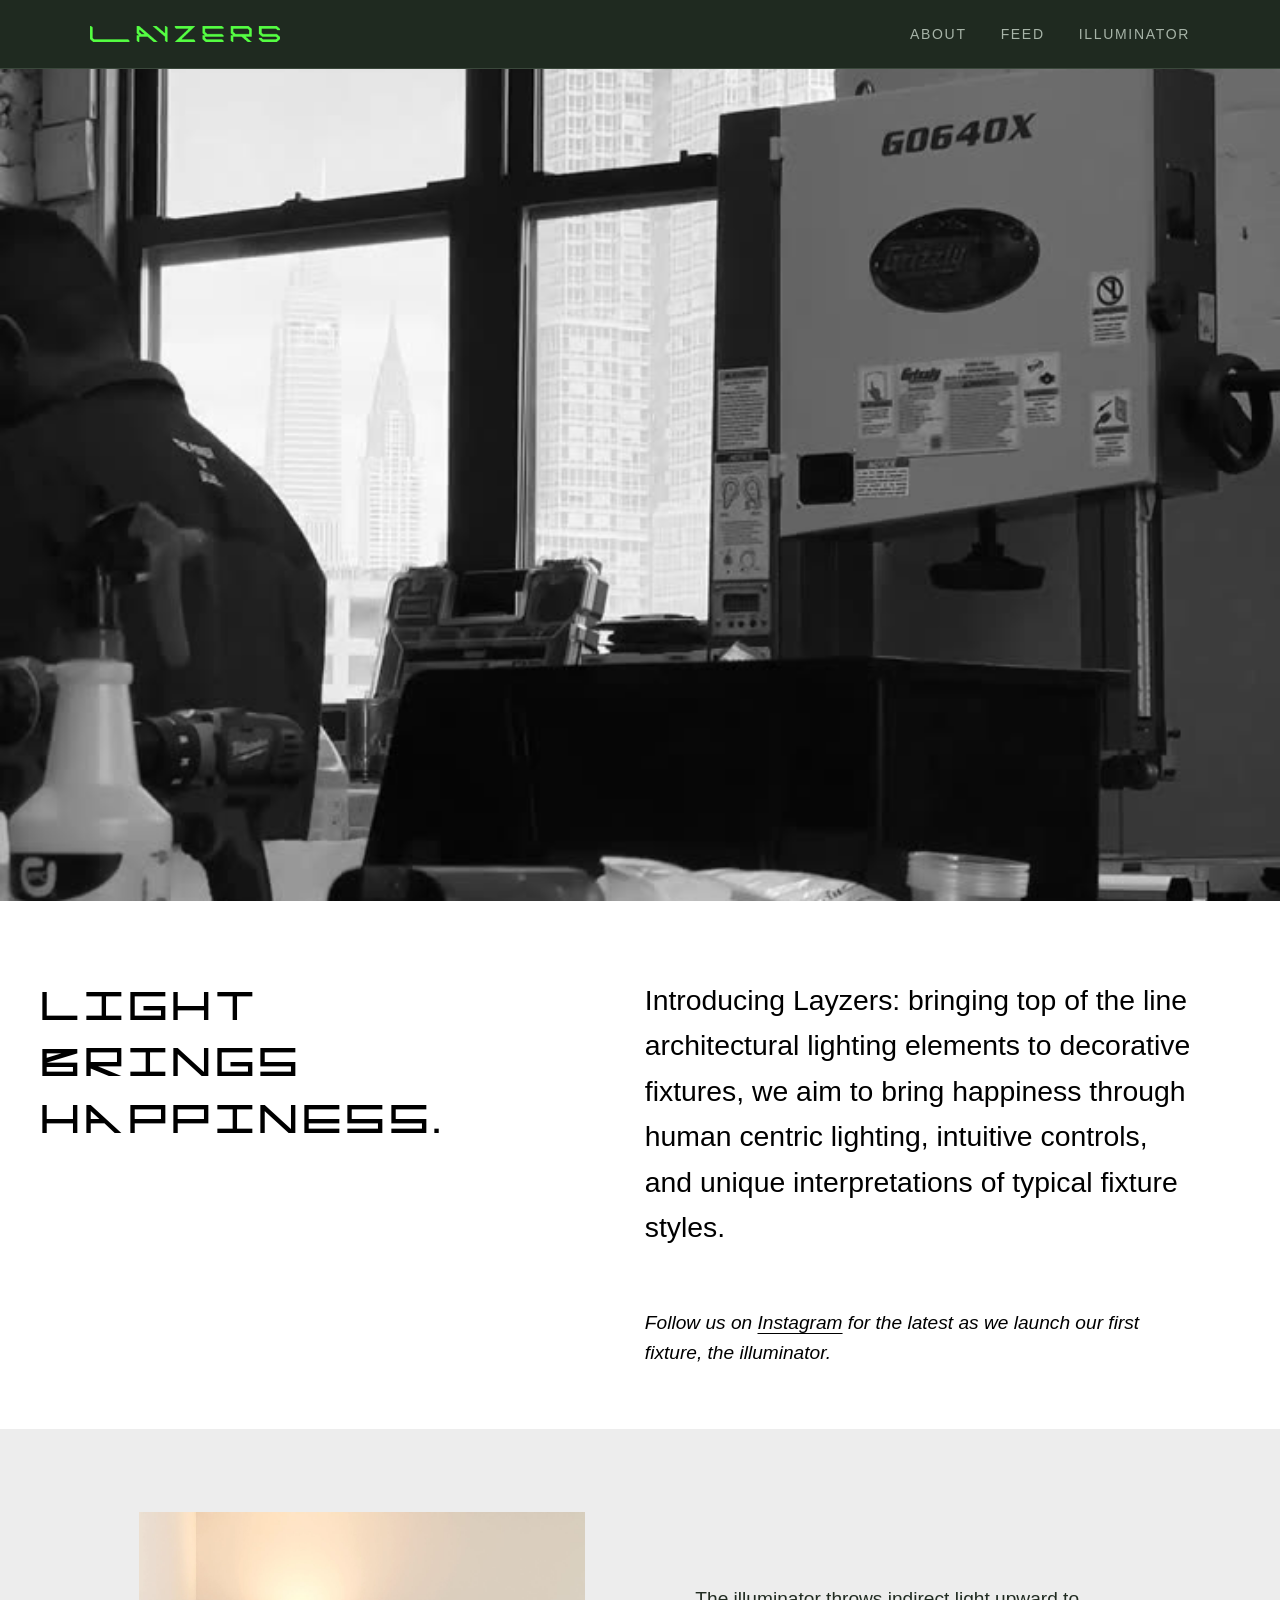
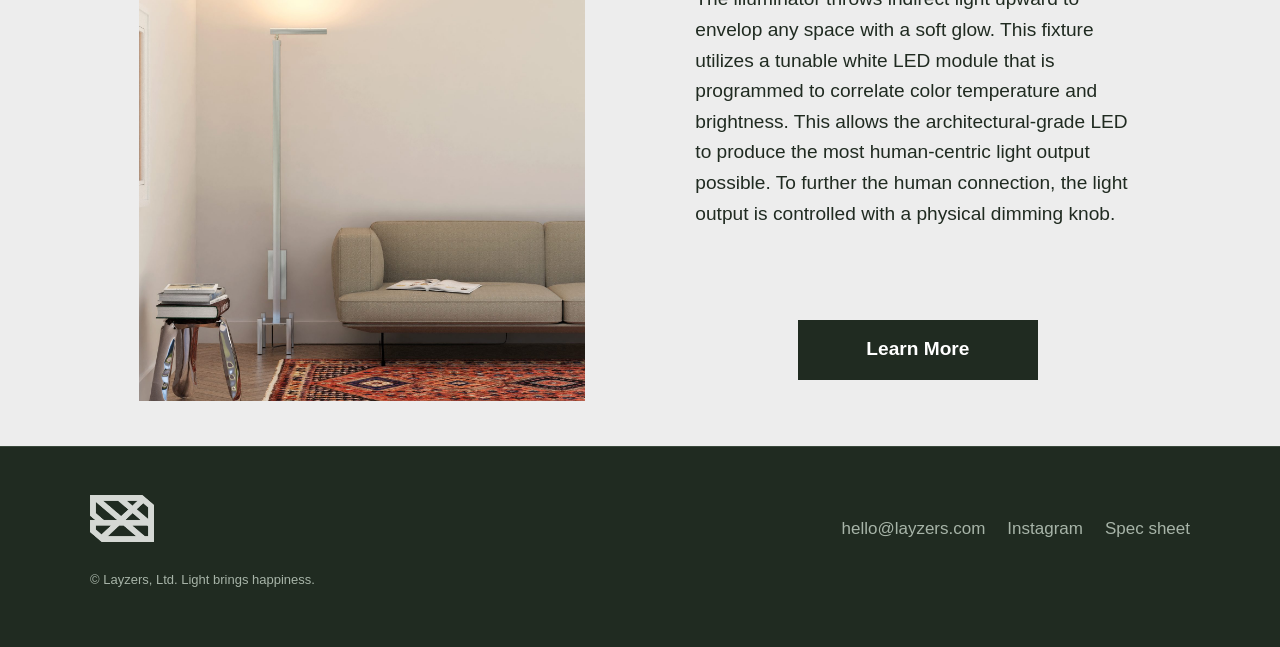
<file: index.html>
<!doctype html>
<html lang="en">
<head>
<meta charset="utf-8">
<meta name="viewport" content="width=device-width, initial-scale=1">
<title>Layzers</title>
<meta name="description" content="Layzers brings top of the line architectural lighting elements to decorative fixtures: human centric lighting, intuitive controls, and unique interpretations of typical fixture styles.">
<meta property="og:title" content="Layzers">
<meta property="og:description" content="Layzers brings top of the line architectural lighting elements to decorative fixtures: human centric lighting, intuitive controls, and unique interpretations of typical fixture styles.">
<meta property="og:image" content="https://www.layzers.com/img/og.jpg">
<meta property="og:type" content="website">
<meta name="twitter:card" content="summary_large_image">
<meta name="theme-color" content="#202b21">
<link rel="icon" type="image/png" href="img/favicon.png">
<link rel="apple-touch-icon" href="img/apple-touch-icon.png">
<link rel="preload" href="fonts/Layzers.otf" as="font" type="font/otf" crossorigin>
<link rel="stylesheet" href="style.css?v=5">
</head>
<body>
<header class="site-header">
  <div class="wrap">
    <a class="logo" href="index.html" aria-label="Layzers home"><img src="img/logo.png" alt="Layzers" width="1200" height="100"></a>
    <nav class="nav" aria-label="Main"><a href="about.html">About</a><a href="feed.html">Feed</a><a href="illuminator.html">Illuminator</a></nav>
  </div>
</header>
<main>

<div class="hero-video">
  <video autoplay muted loop playsinline preload="auto" poster="img/process-reel-poster.jpg" aria-label="Making the illuminator in the Brooklyn shop">
    <source src="video/process-reel.mp4" type="video/mp4">
  </video>
</div>
<section class="sq-intro">
  <div class="sq-wrap">
    <h1 class="sq-h">Light brings happiness.</h1>
    <div>
      <p class="sq-lede">Introducing Layzers: bringing top of the line architectural lighting elements to decorative fixtures, we aim to bring happiness through human centric lighting, intuitive controls, and unique interpretations of typical fixture styles.</p>
      <p class="sq-note"><em>Follow us on <a href="https://www.instagram.com/layzers/" rel="noopener">Instagram</a> for the latest as we launch our first fixture, the illuminator.</em></p>
    </div>
  </div>
</section>

<section class="sq-feature">
  <div class="sq-wrap">
    <img src="img/interior.jpg" alt="The illuminator floor lamp casting a warm upward glow in a living room" width="1800" height="1800" loading="lazy">
    <div class="sq-copy">
      <p>The illuminator throws indirect light upward to envelop any space with a soft glow. This fixture utilizes a tunable white LED module that is programmed to correlate color temperature and brightness. This allows the architectural-grade LED to produce the most human-centric light output possible. To further the human connection, the light output is controlled with a physical dimming knob.</p>
      <a class="sq-btn" href="illuminator.html">Learn More</a>
    </div>
  </div>
</section>

</main>
<footer class="site-footer">
  <div class="wrap">
    <img src="img/icon-light.png" alt="" width="240" height="178">
    <div class="footer-links">
      <a href="mailto:hello@layzers.com">hello@layzers.com</a>
      <a href="https://www.instagram.com/layzers/" rel="noopener">Instagram</a>
      <a href="s/Layzers-Illuminator-Spec-Sheet.pdf">Spec sheet</a>
    </div>
    <p class="copyright">© Layzers, Ltd. Light brings happiness.</p>
  </div>
</footer>
</body>
</html>
</file>
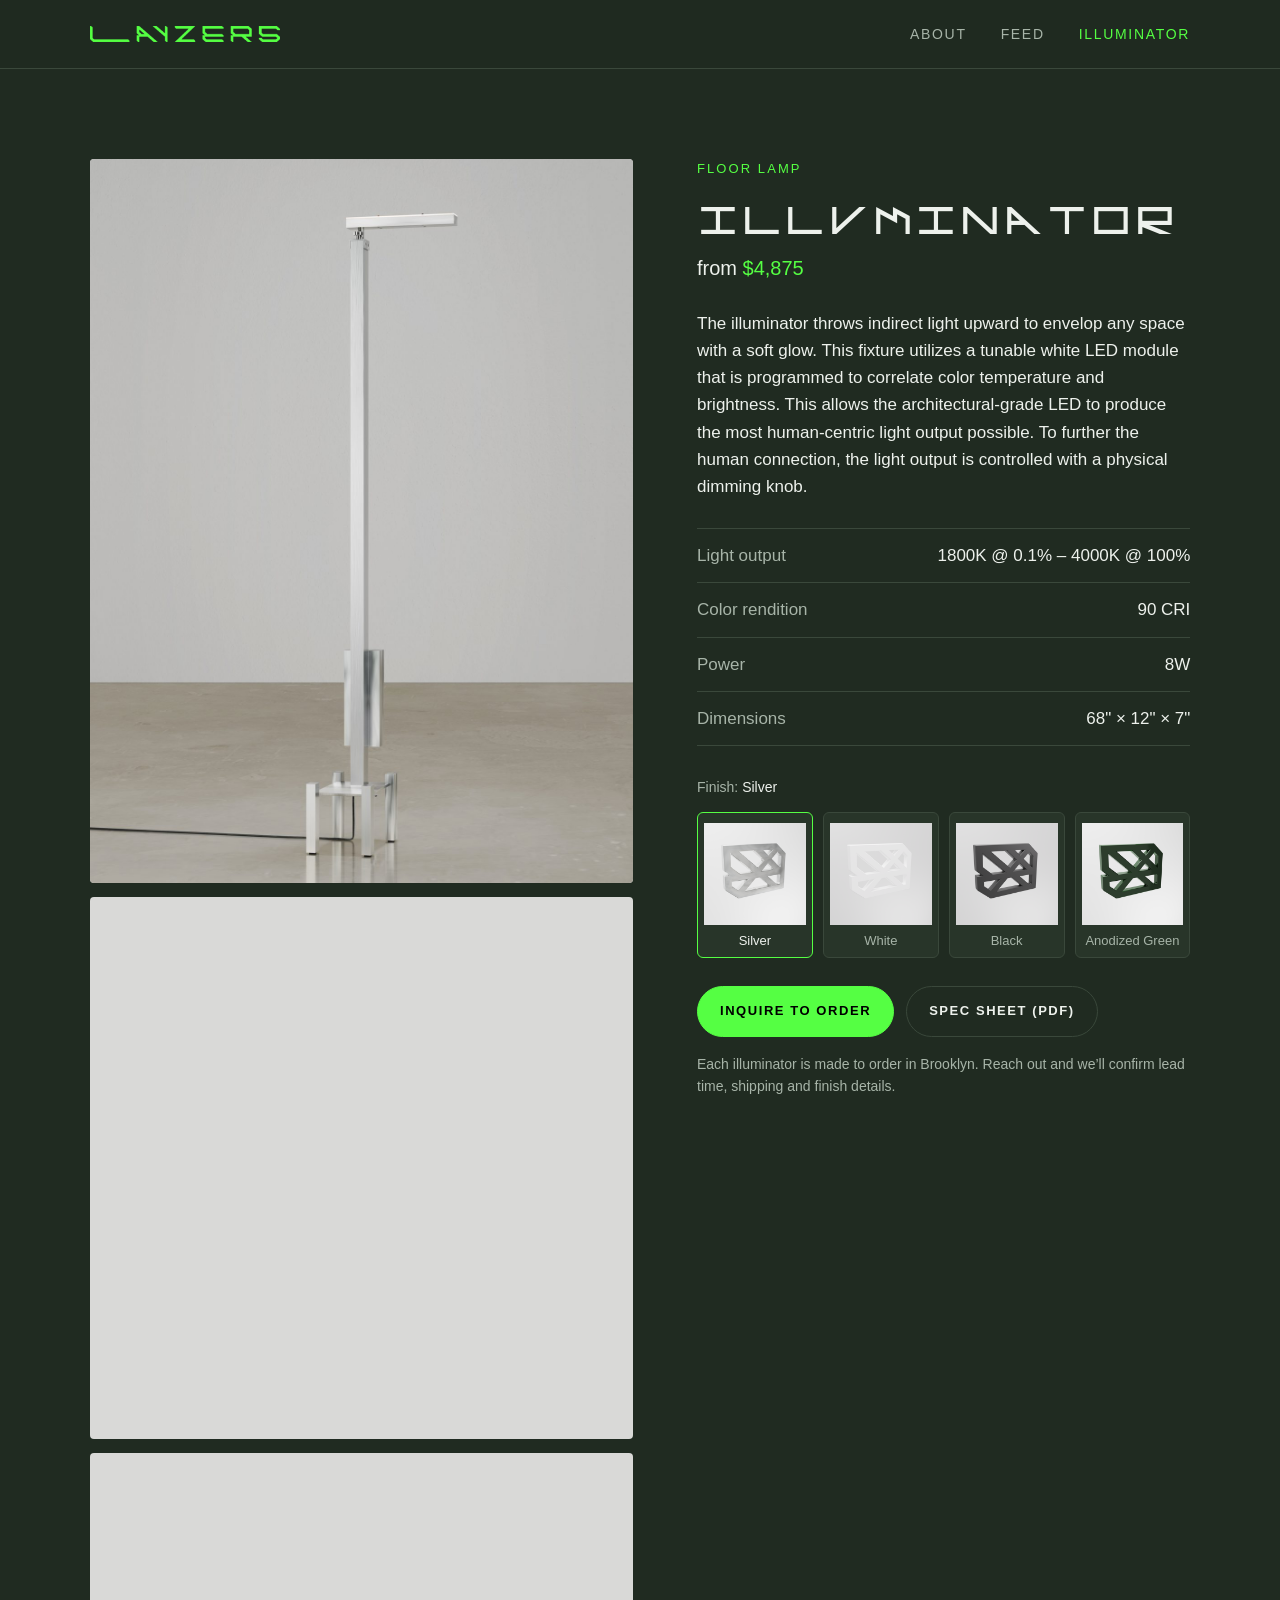
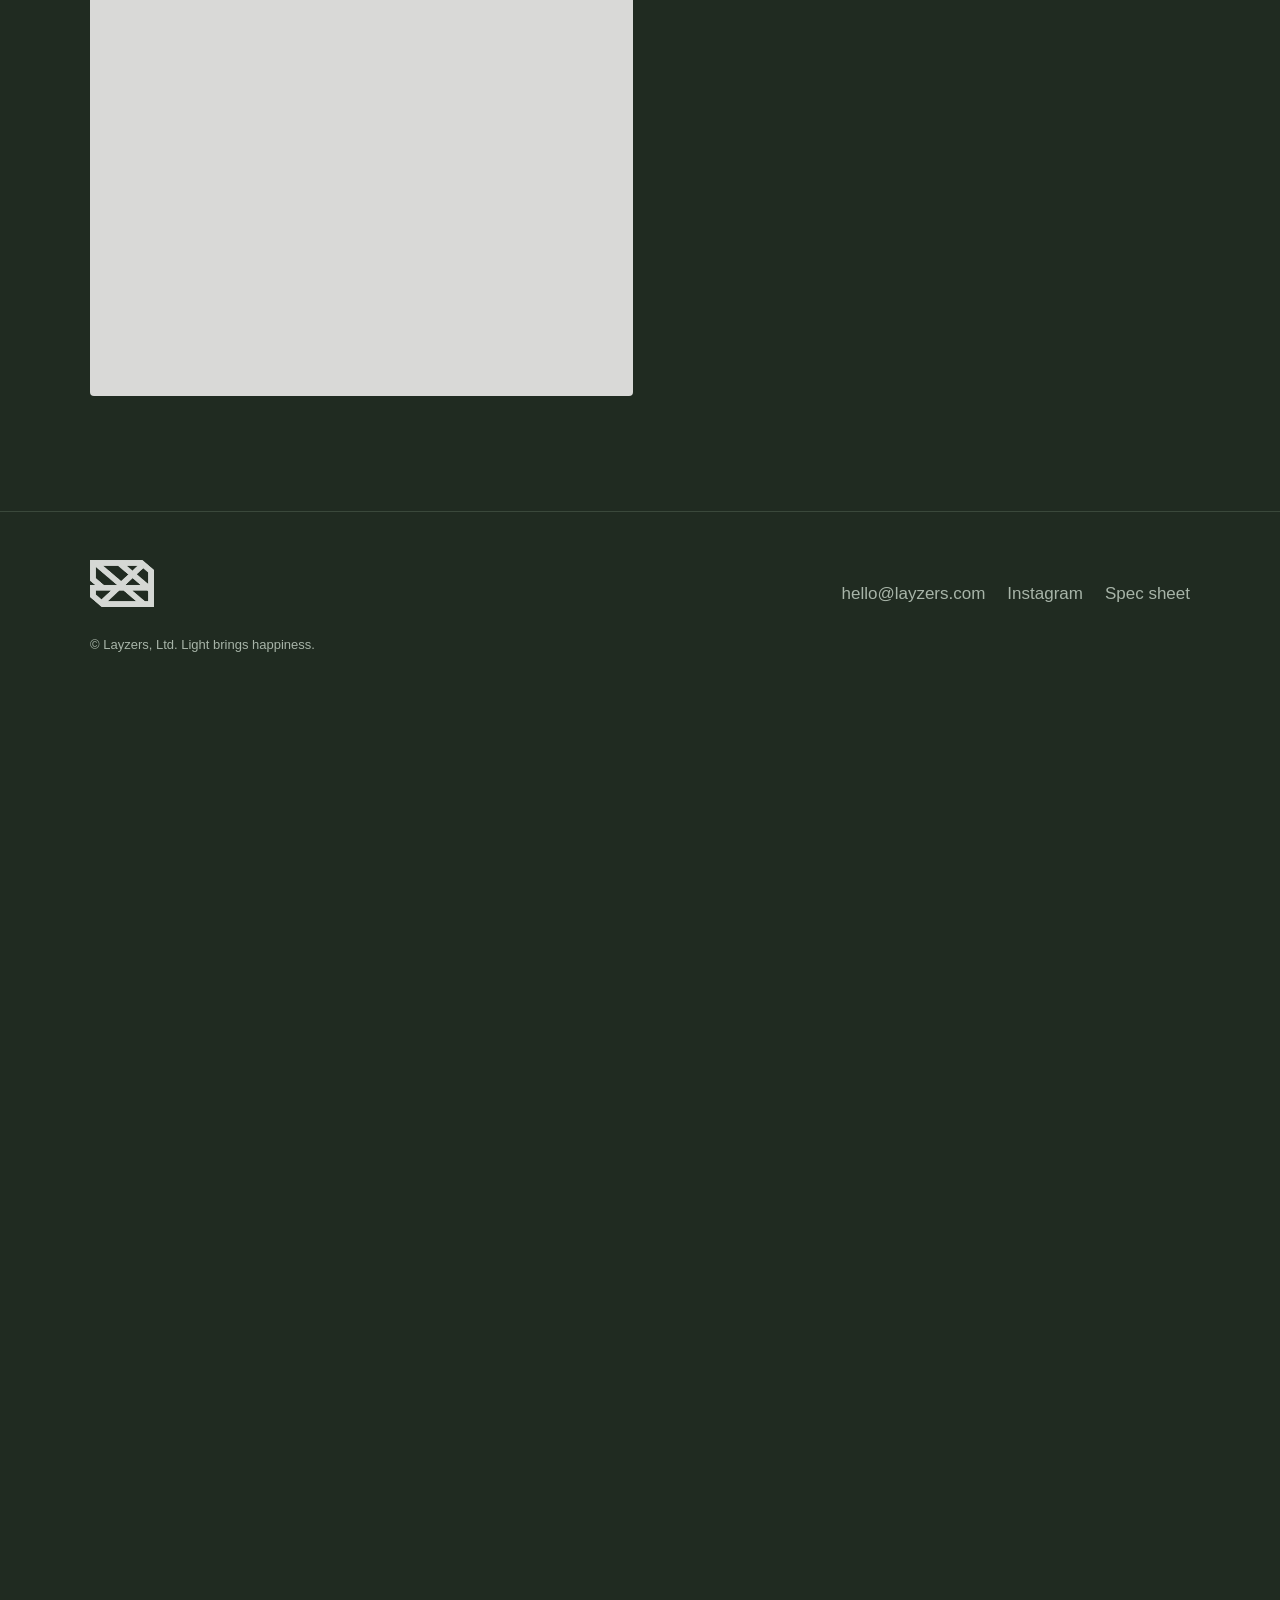
<file: cart/index.html>
<!doctype html><meta charset="utf-8"><title>Layzers</title><meta http-equiv="refresh" content="0; url=/illuminator.html"><link rel="canonical" href="/illuminator.html"><a href="/illuminator.html">Continue</a>
</file>
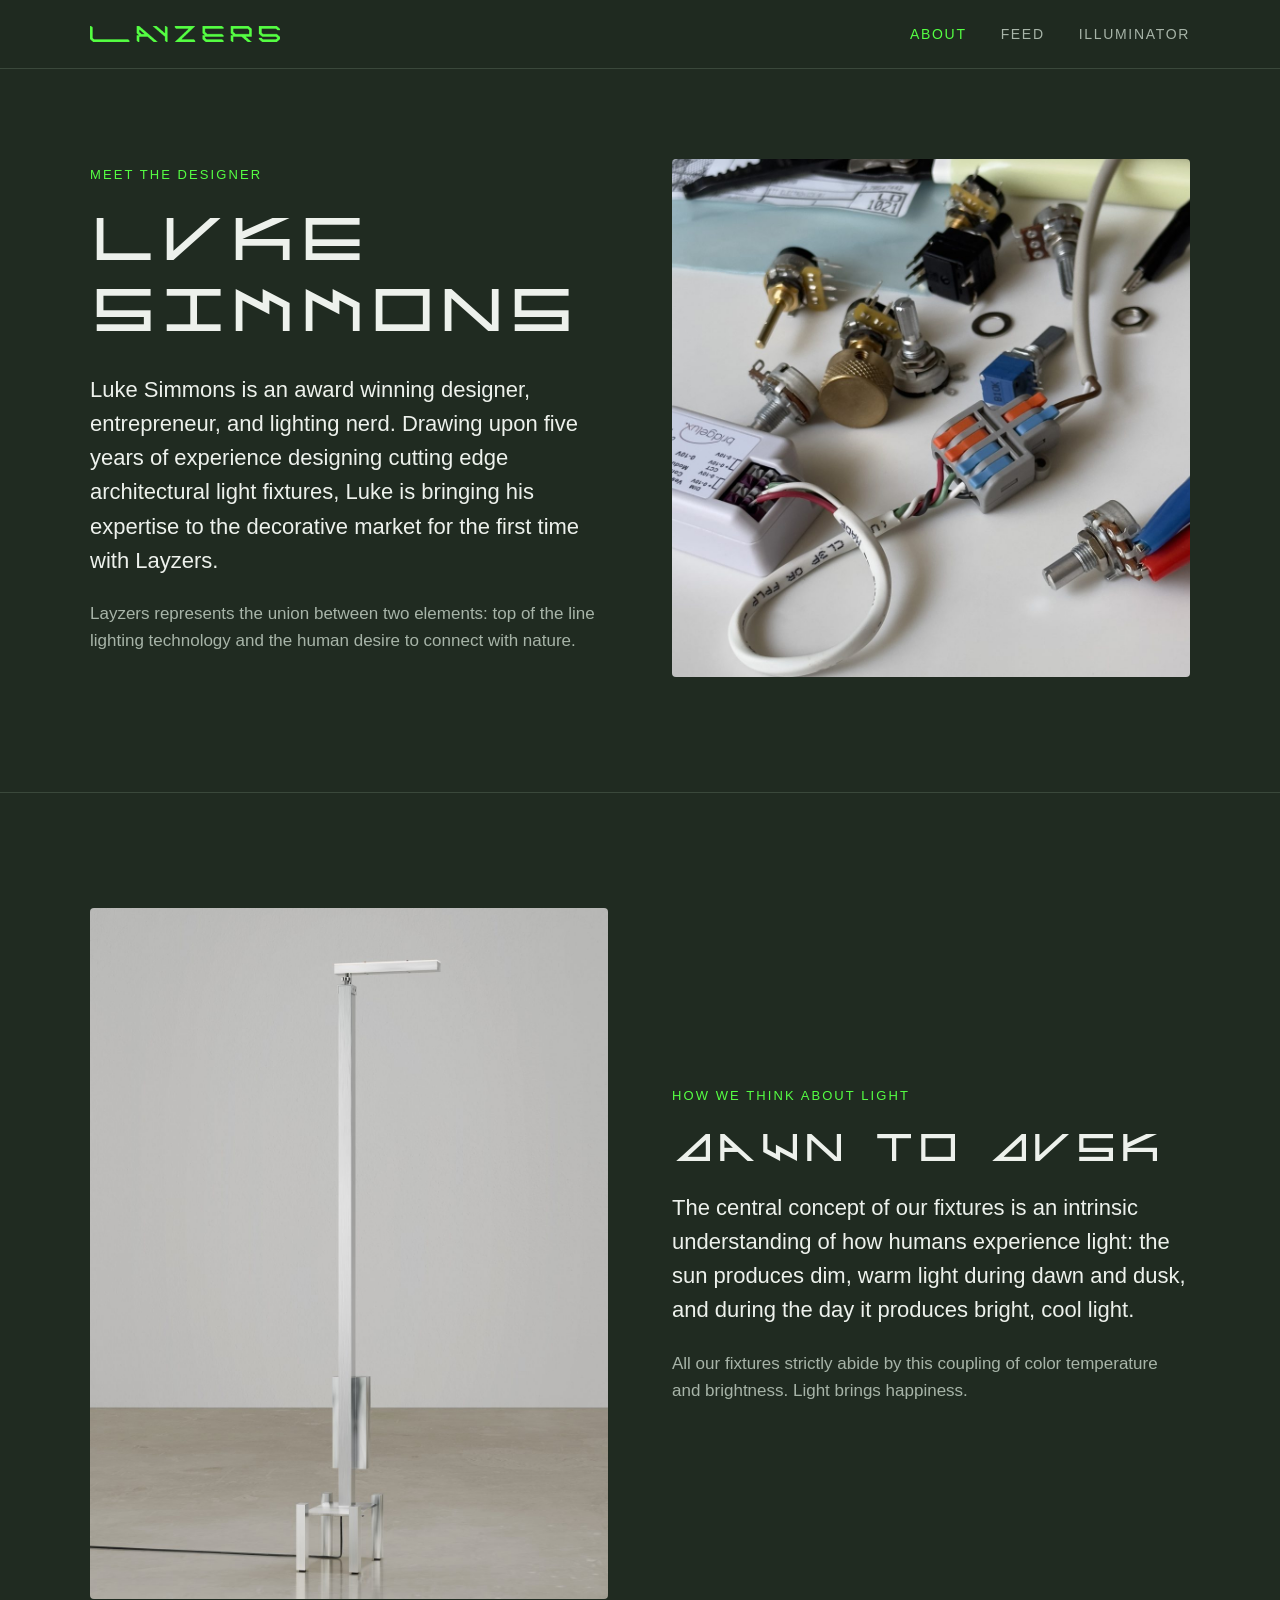
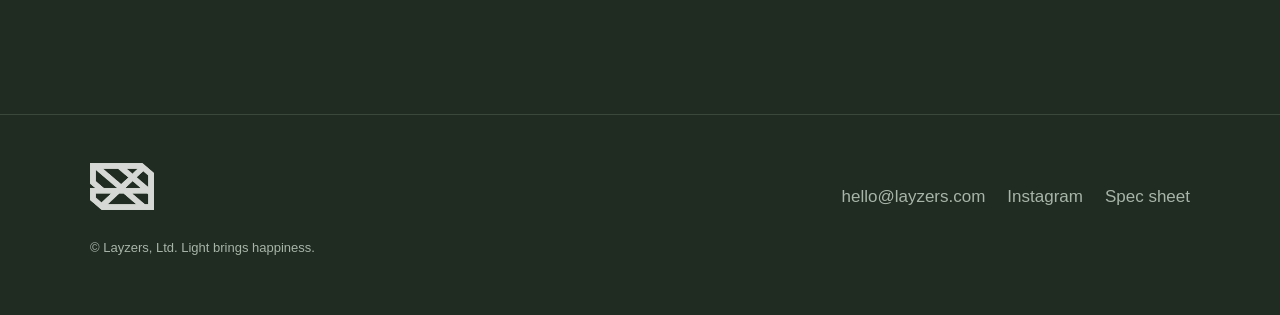
<file: about.html>
<!doctype html>
<html lang="en">
<head>
<meta charset="utf-8">
<meta name="viewport" content="width=device-width, initial-scale=1">
<title>About — Layzers</title>
<meta name="description" content="Meet the designer behind Layzers.">
<meta property="og:title" content="About — Layzers">
<meta property="og:description" content="Meet the designer behind Layzers.">
<meta property="og:image" content="https://www.layzers.com/img/og.jpg">
<meta property="og:type" content="website">
<meta name="twitter:card" content="summary_large_image">
<meta name="theme-color" content="#202b21">
<link rel="icon" type="image/png" href="img/favicon.png">
<link rel="apple-touch-icon" href="img/apple-touch-icon.png">
<link rel="preload" href="fonts/Layzers.otf" as="font" type="font/otf" crossorigin>
<link rel="stylesheet" href="style.css?v=5">
</head>
<body>
<header class="site-header">
  <div class="wrap">
    <a class="logo" href="index.html" aria-label="Layzers home"><img src="img/logo.png" alt="Layzers" width="1200" height="100"></a>
    <nav class="nav" aria-label="Main"><a href="about.html" aria-current="page">About</a><a href="feed.html">Feed</a><a href="illuminator.html">Illuminator</a></nav>
  </div>
</header>
<main>

<section class="hero">
  <div class="wrap split">
    <div>
      <p class="eyebrow">Meet the designer</p>
      <h1 class="about-name">Luke Simmons</h1>
      <p class="lede" style="margin-top:24px">Luke Simmons is an award winning designer, entrepreneur, and lighting nerd. Drawing upon five years of experience designing cutting edge architectural light fixtures, Luke is bringing his expertise to the decorative market for the first time with Layzers.</p>
      <p class="muted">Layzers represents the union between two elements: top of the line lighting technology and the human desire to connect with nature.</p>
    </div>
    <img src="img/feed-parts.jpg" alt="Dimming knobs, potentiometers and wiring laid out on the assembly table" width="1100" height="1100">
  </div>
</section>

<section>
  <div class="wrap split flip">
    <img src="img/illuminator-silver.jpg" alt="The illuminator floor lamp in silver" width="1200" height="1600" loading="lazy">
    <div>
      <p class="eyebrow">How we think about light</p>
      <h2>Dawn to dusk</h2>
      <p class="lede" style="margin-top:22px">The central concept of our fixtures is an intrinsic understanding of how humans experience light: the sun produces dim, warm light during dawn and dusk, and during the day it produces bright, cool light.</p>
      <p class="muted">All our fixtures strictly abide by this coupling of color temperature and brightness. Light brings happiness.</p>
    </div>
  </div>
</section>

</main>
<footer class="site-footer">
  <div class="wrap">
    <img src="img/icon-light.png" alt="" width="240" height="178">
    <div class="footer-links">
      <a href="mailto:hello@layzers.com">hello@layzers.com</a>
      <a href="https://www.instagram.com/layzers/" rel="noopener">Instagram</a>
      <a href="s/Layzers-Illuminator-Spec-Sheet.pdf">Spec sheet</a>
    </div>
    <p class="copyright">© Layzers, Ltd. Light brings happiness.</p>
  </div>
</footer>
</body>
</html>
</file>
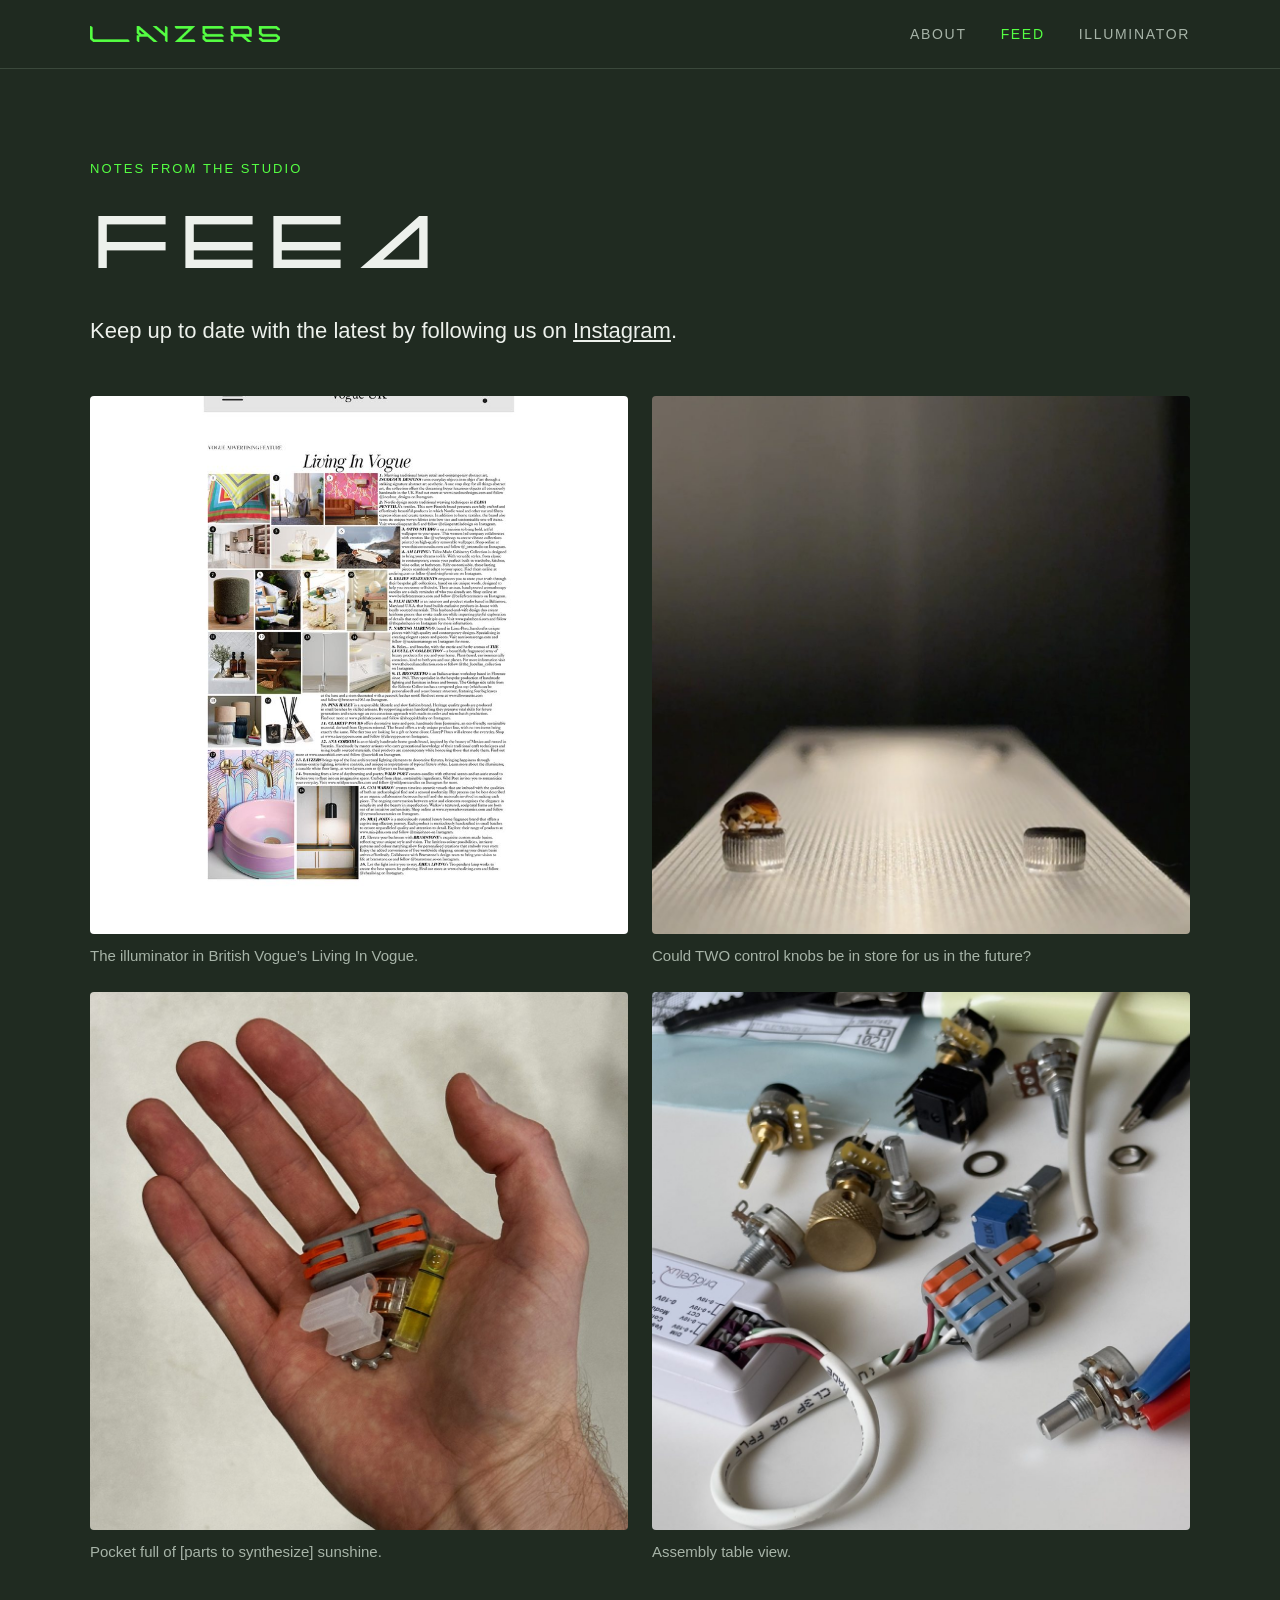
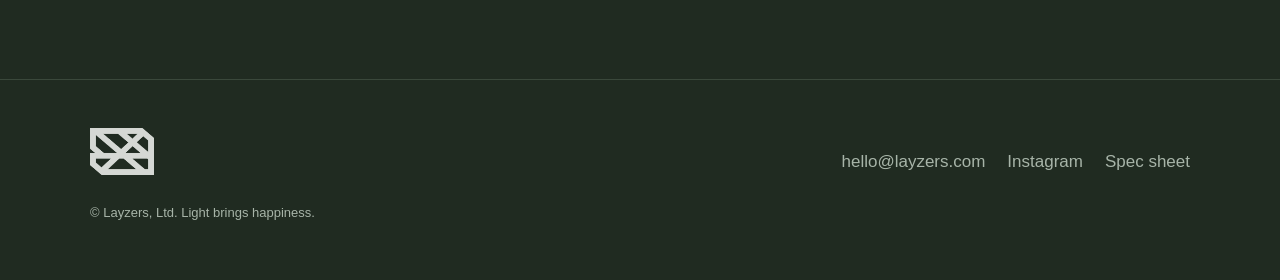
<file: feed.html>
<!doctype html>
<html lang="en">
<head>
<meta charset="utf-8">
<meta name="viewport" content="width=device-width, initial-scale=1">
<title>Feed — Layzers</title>
<meta name="description" content="Keep up to date with the latest from Layzers.">
<meta property="og:title" content="Feed — Layzers">
<meta property="og:description" content="Keep up to date with the latest from Layzers.">
<meta property="og:image" content="https://www.layzers.com/img/og.jpg">
<meta property="og:type" content="website">
<meta name="twitter:card" content="summary_large_image">
<meta name="theme-color" content="#202b21">
<link rel="icon" type="image/png" href="img/favicon.png">
<link rel="apple-touch-icon" href="img/apple-touch-icon.png">
<link rel="preload" href="fonts/Layzers.otf" as="font" type="font/otf" crossorigin>
<link rel="stylesheet" href="style.css?v=5">
</head>
<body>
<header class="site-header">
  <div class="wrap">
    <a class="logo" href="index.html" aria-label="Layzers home"><img src="img/logo.png" alt="Layzers" width="1200" height="100"></a>
    <nav class="nav" aria-label="Main"><a href="about.html">About</a><a href="feed.html" aria-current="page">Feed</a><a href="illuminator.html">Illuminator</a></nav>
  </div>
</header>
<main>

<section class="hero">
  <div class="wrap">
    <p class="eyebrow">Notes from the studio</p>
    <h1 style="font-size:clamp(40px,7vw,84px)">Feed</h1>
    <p class="lede" style="margin:22px 0 48px">Keep up to date with the latest by following us on <a href="https://www.instagram.com/layzers/" rel="noopener">Instagram</a>.</p>
    <div class="feed">
    <figure><img src="img/feed-vogue.jpg" alt="Magazine page featuring the illuminator" width="1100" height="1100" loading="lazy"><figcaption>The illuminator in British Vogue’s Living In Vogue.</figcaption></figure>
    <figure><img src="img/feed-knobs.jpg" alt="Two control knobs on the illuminator head" width="1100" height="1100" loading="lazy"><figcaption>Could TWO control knobs be in store for us in the future?</figcaption></figure>
    <figure><img src="img/feed-pocket.jpg" alt="A hand holding small electrical components" width="1100" height="1100" loading="lazy"><figcaption>Pocket full of [parts to synthesize] sunshine.</figcaption></figure>
    <figure><img src="img/feed-parts.jpg" alt="Electrical parts on the assembly table" width="1100" height="1100" loading="lazy"><figcaption>Assembly table view.</figcaption></figure>
    </div>
  </div>
</section>

</main>
<footer class="site-footer">
  <div class="wrap">
    <img src="img/icon-light.png" alt="" width="240" height="178">
    <div class="footer-links">
      <a href="mailto:hello@layzers.com">hello@layzers.com</a>
      <a href="https://www.instagram.com/layzers/" rel="noopener">Instagram</a>
      <a href="s/Layzers-Illuminator-Spec-Sheet.pdf">Spec sheet</a>
    </div>
    <p class="copyright">© Layzers, Ltd. Light brings happiness.</p>
  </div>
</footer>
</body>
</html>
</file>
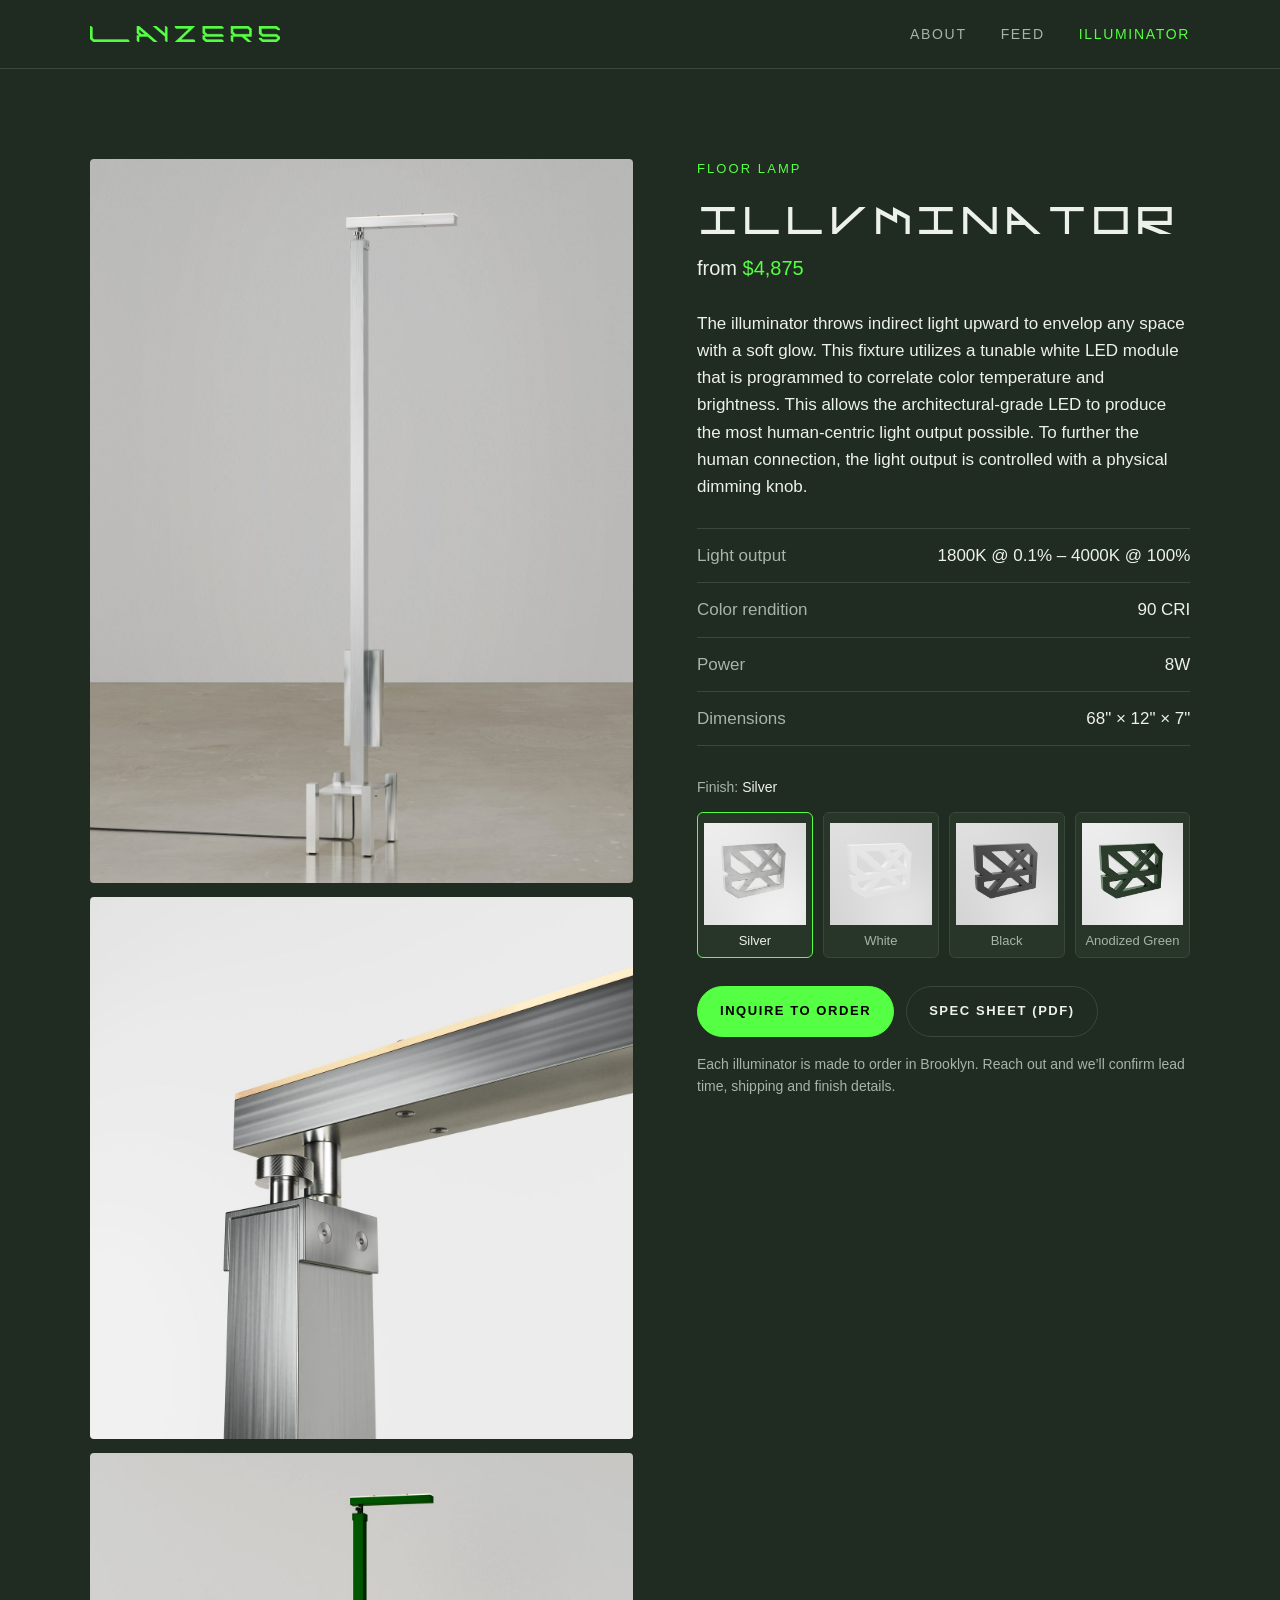
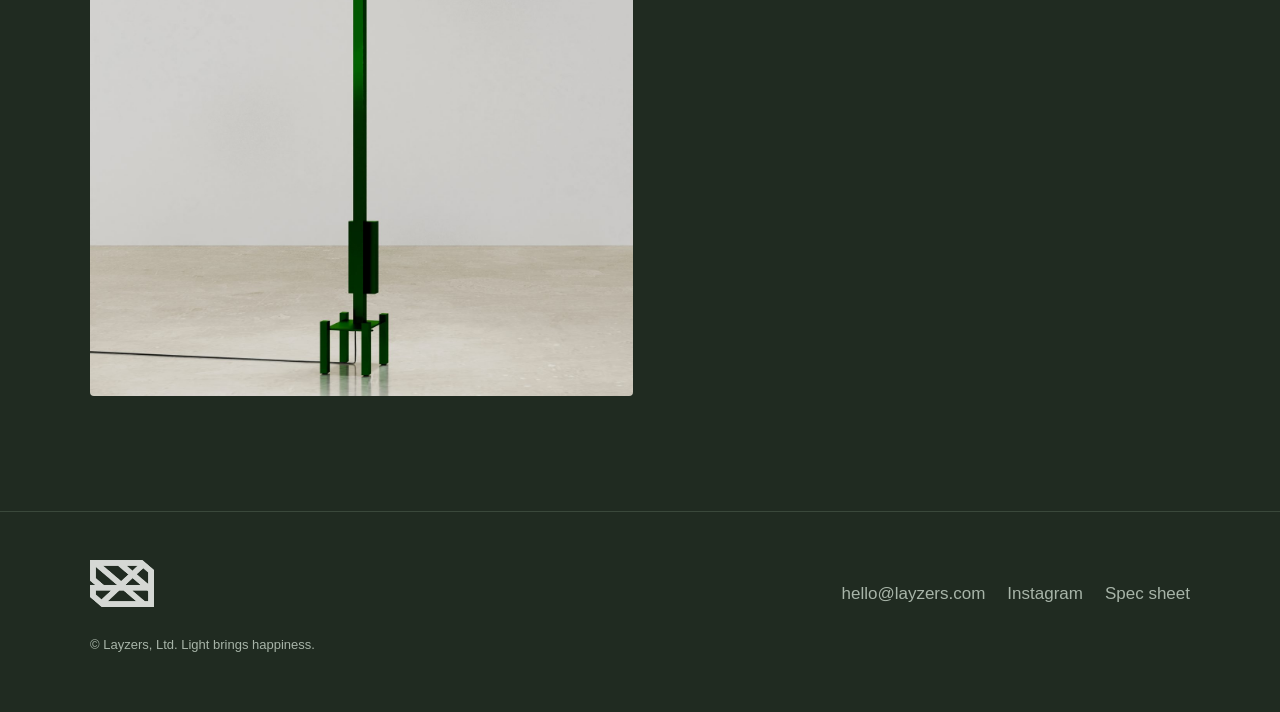
<file: illuminator.html>
<!doctype html>
<html lang="en">
<head>
<meta charset="utf-8">
<meta name="viewport" content="width=device-width, initial-scale=1">
<title>Illuminator — Layzers</title>
<meta name="description" content="The illuminator throws indirect light upward to envelop any space with a soft glow. This fixture utilizes a tunable white LED module that is programmed to correlate color temperature and brightness. This allows the architectural-grade LED to produce the most human-centric light output possible. To further the human connection, the light output is controlled with a physical dimming knob.">
<meta property="og:title" content="Illuminator — Layzers">
<meta property="og:description" content="The illuminator throws indirect light upward to envelop any space with a soft glow. This fixture utilizes a tunable white LED module that is programmed to correlate color temperature and brightness. This allows the architectural-grade LED to produce the most human-centric light output possible. To further the human connection, the light output is controlled with a physical dimming knob.">
<meta property="og:image" content="https://www.layzers.com/img/og.jpg">
<meta property="og:type" content="website">
<meta name="twitter:card" content="summary_large_image">
<meta name="theme-color" content="#202b21">
<link rel="icon" type="image/png" href="img/favicon.png">
<link rel="apple-touch-icon" href="img/apple-touch-icon.png">
<link rel="preload" href="fonts/Layzers.otf" as="font" type="font/otf" crossorigin>
<link rel="stylesheet" href="style.css?v=5">
</head>
<body>
<header class="site-header">
  <div class="wrap">
    <a class="logo" href="index.html" aria-label="Layzers home"><img src="img/logo.png" alt="Layzers" width="1200" height="100"></a>
    <nav class="nav" aria-label="Main"><a href="about.html">About</a><a href="feed.html">Feed</a><a href="illuminator.html" aria-current="page">Illuminator</a></nav>
  </div>
</header>
<main>

<section class="hero">
  <div class="wrap product">
    <div class="product-media">
      <img src="img/illuminator-silver.jpg" alt="The illuminator floor lamp in silver" width="1200" height="1600">
      <img src="img/head-detail.jpg" alt="Head and dimming knob detail" width="1400" height="1400" loading="lazy">
      <img src="img/illuminator-green.jpg" alt="The illuminator in anodized green" width="1400" height="1400" loading="lazy">
    </div>
    <div class="product-info">
      <p class="eyebrow">Floor lamp</p>
      <h1>Illuminator</h1>
      <p class="price">from <b>$4,875</b></p>
      <p>The illuminator throws indirect light upward to envelop any space with a soft glow. This fixture utilizes a tunable white LED module that is programmed to correlate color temperature and brightness. This allows the architectural-grade LED to produce the most human-centric light output possible. To further the human connection, the light output is controlled with a physical dimming knob.</p>
      <ul class="specs">
  <li><span>Light output</span><span>1800K @ 0.1% – 4000K @ 100%</span></li>
  <li><span>Color rendition</span><span>90 CRI</span></li>
  <li><span>Power</span><span>8W</span></li>
  <li><span>Dimensions</span><span>68" × 12" × 7"</span></li>
</ul>
      <p class="finish-label" style="margin-top:30px">Finish: <b id="finish-name">Silver</b></p>
      <div class="finishes" role="group" aria-label="Finish">
        <button class="finish" type="button" data-finish="Silver" aria-pressed="true"><img src="img/finish-silver.png" alt="" width="360" height="360">Silver</button>
        <button class="finish" type="button" data-finish="White" aria-pressed="false"><img src="img/finish-white.png" alt="" width="360" height="360">White</button>
        <button class="finish" type="button" data-finish="Black" aria-pressed="false"><img src="img/finish-black.png" alt="" width="360" height="360">Black</button>
        <button class="finish" type="button" data-finish="Anodized Green" aria-pressed="false"><img src="img/finish-green.png" alt="" width="360" height="360">Anodized Green</button>
      </div>
      <div class="btn-row">
        <a class="btn" id="order" href="mailto:hello@layzers.com?subject=Illuminator%20order%20%E2%80%94%20Silver">Inquire to order</a>
        <a class="btn ghost" href="s/Layzers-Illuminator-Spec-Sheet.pdf">Spec sheet (PDF)</a>
      </div>
      <p class="note">Each illuminator is made to order in Brooklyn. Reach out and we’ll confirm lead time, shipping and finish details.</p>
    </div>
  </div>
</section>
<script>
  (function () {
    var order = document.getElementById('order');
    var label = document.getElementById('finish-name');
    var btns = document.querySelectorAll('.finish');
    btns.forEach(function (b) {
      b.addEventListener('click', function () {
        btns.forEach(function (o) { o.setAttribute('aria-pressed', o === b ? 'true' : 'false'); });
        var f = b.dataset.finish;
        label.textContent = f;
        order.href = 'mailto:hello@layzers.com?subject=' + encodeURIComponent('Illuminator order — ' + f);
      });
    });
  })();
</script>

</main>
<footer class="site-footer">
  <div class="wrap">
    <img src="img/icon-light.png" alt="" width="240" height="178">
    <div class="footer-links">
      <a href="mailto:hello@layzers.com">hello@layzers.com</a>
      <a href="https://www.instagram.com/layzers/" rel="noopener">Instagram</a>
      <a href="s/Layzers-Illuminator-Spec-Sheet.pdf">Spec sheet</a>
    </div>
    <p class="copyright">© Layzers, Ltd. Light brings happiness.</p>
  </div>
</footer>
</body>
</html>
</file>
<file: style.css>
@font-face {
  font-family: "Layzers";
  src: url("fonts/Layzers.otf") format("opentype");
  font-display: swap;
}

:root {
  --bg: #202b21;
  --surface: #283529;
  --line: #3a483b;
  --text: #edf1ec;
  --muted: #a7b4a8;
  --accent: #55ff43;
  --max: 1180px;
  --gutter: clamp(16px, 4vw, 40px);
  --sans: -apple-system, BlinkMacSystemFont, "Helvetica Neue", Helvetica, Arial, sans-serif;
}

* { box-sizing: border-box; }
html { -webkit-text-size-adjust: 100%; }
body {
  margin: 0;
  background: var(--bg);
  color: var(--text);
  font: 17px/1.6 var(--sans);
  -webkit-font-smoothing: antialiased;
}
img { display: block; max-width: 100%; height: auto; }
a { color: inherit; }
::selection { background: var(--accent); color: #000; }

.wrap { max-width: var(--max); margin: 0 auto; padding: 0 var(--gutter); }

/* Header */
.site-header {
  position: sticky; top: 0; z-index: 10;
  background: rgba(32, 43, 33, .9);
  backdrop-filter: blur(10px);
  -webkit-backdrop-filter: blur(10px);
  border-bottom: 1px solid var(--line);
}
.site-header .wrap {
  display: flex; align-items: center; justify-content: space-between;
  gap: 24px; height: 68px;
}
.logo { flex-shrink: 0; }
.logo img { width: clamp(120px, 18vw, 190px); }
.nav { display: flex; gap: clamp(16px, 3vw, 34px); }
.nav a {
  font-size: 14px; font-weight: 500; letter-spacing: .12em; text-transform: uppercase;
  text-decoration: none; color: var(--muted);
  transition: color .15s;
}
.nav a:hover, .nav a[aria-current="page"] { color: var(--accent); }

/* Type */
h1, h2, h3, .display {
  overflow-wrap: break-word;
  font-family: "Layzers", var(--sans);
  font-weight: normal; text-transform: uppercase;
  letter-spacing: .04em; line-height: 1.05; margin: 0;
}
h1 { font-size: clamp(40px, 8vw, 96px); }
h2 { font-size: clamp(26px, 3.3vw, 44px); }
h3 { font-size: 20px; letter-spacing: .08em; }
p { margin: 0 0 1em; }
.lede { font-size: clamp(18px, 2.1vw, 22px); line-height: 1.55; max-width: 34em; }
.muted { color: var(--muted); }
.eyebrow {
  text-transform: uppercase; font-weight: 500;
  letter-spacing: .16em; font-size: 13px; color: var(--accent); margin-bottom: 18px;
}

/* Buttons */
.btn {
  display: inline-flex; align-items: center; gap: 10px;
  padding: 14px 22px; border: 1px solid var(--accent); border-radius: 999px;
  text-transform: uppercase; letter-spacing: .12em; font-size: 13px; font-weight: 600;
  text-decoration: none; color: #000; background: var(--accent);
  transition: background .15s, color .15s;
}
.btn:hover { background: transparent; color: var(--accent); }
.btn.ghost { background: transparent; color: var(--text); border-color: var(--line); }
.btn.ghost:hover { border-color: var(--accent); color: var(--accent); }
.btn-row { display: flex; flex-wrap: wrap; gap: 12px; margin-top: 28px; }

/* Sections */
section { padding: clamp(56px, 9vw, 120px) 0; }
section + section { border-top: 1px solid var(--line); }

.hero { padding-top: clamp(40px, 7vw, 90px); }
.hero h1 { margin-bottom: 28px; }
.hero h1 .glow { color: var(--accent); }
.hero-img { margin-top: clamp(36px, 6vw, 64px); border-radius: 4px; overflow: hidden; }

.split {
  display: grid; gap: clamp(28px, 5vw, 72px);
  grid-template-columns: minmax(0, 1fr) minmax(0, 1fr); align-items: center;
}
.split img { border-radius: 4px; }

/* Specs */
.specs { list-style: none; padding: 0; margin: 28px 0 0; border-top: 1px solid var(--line); }
.specs li {
  display: flex; justify-content: space-between; gap: 16px;
  padding: 13px 0; border-bottom: 1px solid var(--line);
}
.specs span:first-child { color: var(--muted); }
.specs span:last-child { text-align: right; }

/* Product */
.product { display: grid; grid-template-columns: minmax(0, 1.1fr) minmax(0, 1fr); gap: clamp(28px, 5vw, 72px); align-items: start; }
.product-media { display: grid; gap: 14px; }
.product-media img { border-radius: 4px; background: #d9d9d7; }
.product-info { position: sticky; top: 100px; }
.product-info h1 { font-size: clamp(30px, 3.5vw, 50px); margin-bottom: 10px; }
.price { font-size: 20px; margin-bottom: 26px; }
.price b { font-weight: 500; color: var(--accent); }

.finishes { display: grid; grid-template-columns: repeat(4, 1fr); gap: 10px; margin: 14px 0 6px; }
.finish {
  appearance: none; cursor: pointer; padding: 10px 6px 8px;
  background: var(--surface); border: 1px solid var(--line); border-radius: 6px;
  color: var(--muted); font: 13px/1.2 var(--sans); text-align: center;
  transition: border-color .15s, color .15s;
}
.finish img { width: 100%; aspect-ratio: 1; object-fit: contain; margin-bottom: 8px; }
.finish:hover { border-color: var(--muted); }
.finish[aria-pressed="true"] { border-color: var(--accent); color: var(--text); }
.finish-label { font-size: 14px; color: var(--muted); }
.finish-label b { color: var(--text); font-weight: 500; }
.note { font-size: 14px; color: var(--muted); margin-top: 16px; }

/* Feed */
.feed { display: grid; grid-template-columns: repeat(2, 1fr); gap: clamp(14px, 2vw, 24px); }
.feed figure { margin: 0; }
.feed img { width: 100%; aspect-ratio: 1; object-fit: cover; border-radius: 4px; }
.feed figcaption { font-size: 15px; color: var(--muted); padding-top: 10px; }

/* Footer */
.site-footer { border-top: 1px solid var(--line); padding: 48px 0 56px; }
.site-footer .wrap { display: flex; flex-wrap: wrap; gap: 28px; align-items: flex-end; justify-content: space-between; }
.site-footer img { width: 64px; opacity: .9; }
.footer-links { display: flex; gap: 22px; flex-wrap: wrap; }
.footer-links a { color: var(--muted); text-decoration: none; }
.footer-links a:hover { color: var(--accent); }
.copyright { font-size: 13px; color: var(--muted); width: 100%; margin: 0; }

@media (max-width: 820px) {
  .split, .product { grid-template-columns: 1fr; }
  .product-info { position: static; }
  .split.flip > :first-child { order: 2; }
}
@media (max-width: 520px) {
  body { font-size: 16px; }
  .site-header .wrap { height: 60px; }
  .nav { gap: 14px; }
  .nav a { font-size: 12px; letter-spacing: .08em; }
  h1, .product-info h1 { font-size: 34px; }
  h2 { font-size: 26px; }
  .finishes { grid-template-columns: repeat(2, 1fr); }
  .feed { grid-template-columns: 1fr; }
}

/* Size headings to their column so long words in the brand font never break */
.wrap, .split > div, .product-info { container-type: inline-size; }
.hero h1 { font-size: min(clamp(34px, 8vw, 96px), 9.4cqi); }
h2 { font-size: min(clamp(26px, 3.3vw, 44px), 8.5cqi); }
.product-info h1 { font-size: min(clamp(30px, 3.5vw, 50px), 8.5cqi); }
.about-name { font-size: min(clamp(34px, 6vw, 72px), 13cqi) !important; }
@media (max-width: 380px) {
  .site-header .wrap { gap: 12px; }
  .nav { gap: 11px; }
  .nav a { font-size: 11px; letter-spacing: .06em; }
}
@media (max-width: 340px) { .logo img { width: 96px; } .nav { gap: 9px; } }

/* Hero video, full-bleed under the header like the old Squarespace home page */
.hero-video {
  position: relative;
  height: calc(100svh - 68px);
  min-height: 420px;
  max-height: 1100px;
  overflow: hidden;
  background: #111;
}
.hero-video video {
  position: absolute; inset: 0;
  width: 100%; height: 100%;
  object-fit: cover;
}
.hero-video + section { border-top: 0; }
@media (max-width: 520px) { .hero-video { height: calc(100svh - 60px); } }
@media (prefers-reduced-motion: reduce) { .hero-video video { display: none; } .hero-video { background: #111 url("img/process-reel-poster.jpg") center / cover; } }

/* Home: the two sections under the hero, measured from the old Squarespace page.
   Everything scales off the content width C = min(94vw, 1900px), like Squarespace's fluid grid. */
.sq-intro, .sq-feature { --C: min(94vw, 1900px); border-top: 0 !important; color: #202b21; padding: 0; }
.sq-intro { background: #fff; padding: calc(var(--C) * .064) 0 calc(var(--C) * .05); }
.sq-feature { background: #ededed; padding: calc(var(--C) * .069) 0 calc(var(--C) * .037); }
.sq-wrap { width: var(--C); margin: 0 auto; display: grid; align-items: start; }
.sq-intro .sq-wrap { grid-template-columns: 50.4% 45.4%; }
.sq-feature .sq-wrap { grid-template-columns: 8.4% 37% 9.2% 37%; }
.sq-feature img { grid-column: 2; width: 100%; aspect-ratio: 516 / 567; object-fit: cover; border-radius: 0; }
.sq-copy { grid-column: 4; display: flex; flex-direction: column; padding-top: calc(var(--C) * .06); }

.sq-h {
  max-width: 76%; overflow-wrap: normal; color: #000; text-transform: uppercase; letter-spacing: -.01em; line-height: 1.288;
  font-size: clamp(28px, calc(2.4vw + 13px), 58.6px);
}
.sq-lede { margin: 0; color: #000; line-height: 1.6; font-size: clamp(18px, calc(1.2vw + 13px), 35.8px); }
.sq-note, .sq-copy p { line-height: 1.6; font-size: clamp(15px, calc(.48vw + 13px), 22.12px); }
.sq-note { margin: 3em 0 0; color: #000; }
.sq-note a { color: inherit; text-underline-offset: .2em; }
.sq-copy p { margin: 0; color: #202b21; }
.sq-btn {
  align-self: center; width: 54%; min-height: max(44px, calc(var(--C) * .05)); margin-top: calc(var(--C) * .075);
  display: inline-flex; align-items: center; justify-content: center; padding: 0 1em;
  background: #202b21; color: #fff; border: 1px solid #202b21;
  font-weight: 700; font-size: clamp(15px, calc(.48vw + 13px), 22.12px); text-decoration: none;
  transition: background .15s, color .15s;
}
.sq-btn:hover { background: transparent; color: #202b21; }

@media (max-width: 720px) {
  .sq-intro, .sq-feature { --C: calc(100vw - 32px); padding: 56px 0; }
  .sq-intro .sq-wrap, .sq-feature .sq-wrap { grid-template-columns: 1fr; gap: 28px; }
  .sq-h { max-width: none; }
  .sq-feature img, .sq-copy { grid-column: 1; }
  .sq-feature img { aspect-ratio: 1; }
  .sq-copy { padding-top: 0; }
  .sq-btn { width: auto; padding: 0 28px; margin-top: 32px; }
}
</file>
